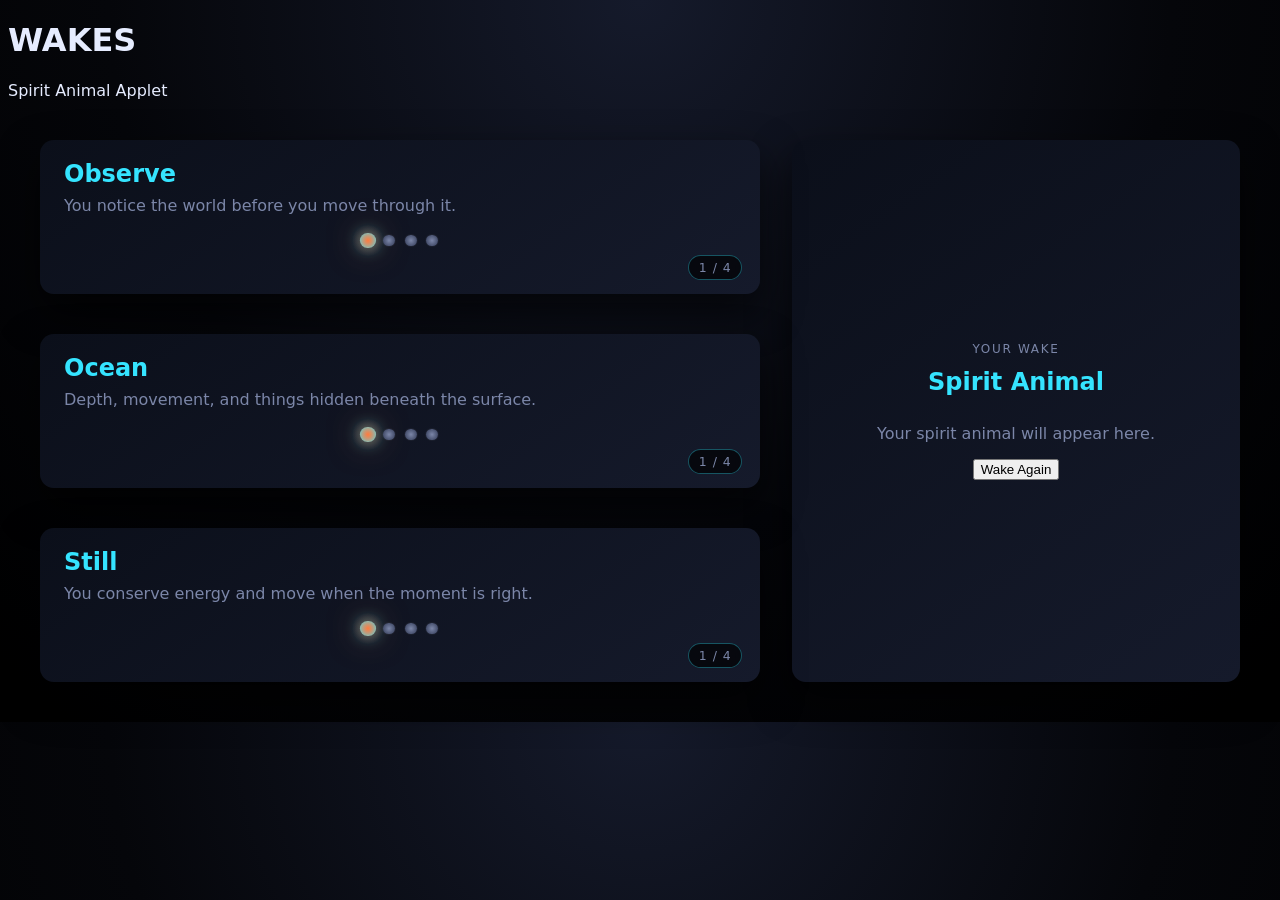
<file: index.html>
<!DOCTYPE html>
<html lang="en">

<head>
  <meta charset="UTF-8">
  <meta name="viewport" content="width=device-width, initial-scale=1.0">

  <title>Wakes | Spirit Animal Applet</title>

  <meta
    name="description"
    content="Wakes — a small interactive spirit animal experience."
  >

  <link rel="stylesheet" href="wakes.css">
</head>


<body>

  <main>

    <header>
      <h1>WAKES</h1>
      <p>Spirit Animal Applet</p>
    </header>


    <!-- ==================================================
         WAKES APPLET LAYOUT
         LEFT: 3 sliders
         RIGHT: Spirit Animal
    =================================================== -->

    <div class="wakes-layout">


      <!-- ================================================
           LEFT COLUMN
      ================================================= -->

      <div class="slider-stack">


        <!-- ==============================================
             SLIDER A — INSTINCT
        =============================================== -->

        <section
          class="slider"
          id="sliderA"
          aria-label="Instinct"
        >

          <div class="slides">

            <article class="slide is-active">
              <h2>Observe</h2>
              <p>
                You notice the world before you move through it.
              </p>
            </article>

            <article class="slide">
              <h2>Protect</h2>
              <p>
                You instinctively guard the people and places that matter.
              </p>
            </article>

            <article class="slide">
              <h2>Explore</h2>
              <p>
                You are drawn toward whatever waits beyond the familiar.
              </p>
            </article>

            <article class="slide">
              <h2>Transform</h2>
              <p>
                You adapt, change, and become something new.
              </p>
            </article>

          </div>


          <div
            class="dots"
            role="tablist"
            aria-label="Choose an instinct"
          >

            <button
              class="dot is-active"
              type="button"
              role="tab"
              aria-label="Observe"
              aria-selected="true">
            </button>

            <button
              class="dot"
              type="button"
              role="tab"
              aria-label="Protect"
              aria-selected="false">
            </button>

            <button
              class="dot"
              type="button"
              role="tab"
              aria-label="Explore"
              aria-selected="false">
            </button>

            <button
              class="dot"
              type="button"
              role="tab"
              aria-label="Transform"
              aria-selected="false">
            </button>

          </div>


          <div class="indicator">
            1 / 4
          </div>

        </section>



        <!-- ==============================================
             SLIDER B — ENVIRONMENT
        =============================================== -->

        <section
          class="slider"
          id="sliderB"
          aria-label="Environment"
        >

          <div class="slides">

            <article class="slide is-active">
              <h2>Ocean</h2>
              <p>
                Depth, movement, and things hidden beneath the surface.
              </p>
            </article>

            <article class="slide">
              <h2>Forest</h2>
              <p>
                Growth, shelter, roots, and quiet observation.
              </p>
            </article>

            <article class="slide">
              <h2>Sky</h2>
              <p>
                Distance, freedom, perspective, and open horizons.
              </p>
            </article>

            <article class="slide">
              <h2>Night</h2>
              <p>
                Stillness, mystery, instinct, and unseen possibilities.
              </p>
            </article>

          </div>


          <div
            class="dots"
            role="tablist"
            aria-label="Choose an environment"
          >

            <button
              class="dot is-active"
              type="button"
              role="tab"
              aria-label="Ocean"
              aria-selected="true">
            </button>

            <button
              class="dot"
              type="button"
              role="tab"
              aria-label="Forest"
              aria-selected="false">
            </button>

            <button
              class="dot"
              type="button"
              role="tab"
              aria-label="Sky"
              aria-selected="false">
            </button>

            <button
              class="dot"
              type="button"
              role="tab"
              aria-label="Night"
              aria-selected="false">
            </button>

          </div>


          <div class="indicator">
            1 / 4
          </div>

        </section>



        <!-- ==============================================
             SLIDER C — ENERGY
        =============================================== -->

        <section
          class="slider"
          id="sliderC"
          aria-label="Energy"
        >

          <div class="slides">

            <article class="slide is-active">
              <h2>Still</h2>
              <p>
                You conserve energy and move when the moment is right.
              </p>
            </article>

            <article class="slide">
              <h2>Curious</h2>
              <p>
                You investigate, experiment, and follow interesting signals.
              </p>
            </article>

            <article class="slide">
              <h2>Fierce</h2>
              <p>
                When something matters, you meet it with your full force.
              </p>
            </article>

            <article class="slide">
              <h2>Fluid</h2>
              <p>
                You change direction naturally as the world changes around you.
              </p>
            </article>

          </div>


          <div
            class="dots"
            role="tablist"
            aria-label="Choose an energy"
          >

            <button
              class="dot is-active"
              type="button"
              role="tab"
              aria-label="Still"
              aria-selected="true">
            </button>

            <button
              class="dot"
              type="button"
              role="tab"
              aria-label="Curious"
              aria-selected="false">
            </button>

            <button
              class="dot"
              type="button"
              role="tab"
              aria-label="Fierce"
              aria-selected="false">
            </button>

            <button
              class="dot"
              type="button"
              role="tab"
              aria-label="Fluid"
              aria-selected="false">
            </button>

          </div>


          <div class="indicator">
            1 / 4
          </div>

        </section>


      </div>
      <!-- END SLIDER STACK -->



      <!-- ================================================
           RIGHT COLUMN — SPIRIT ANIMAL
      ================================================= -->

      <section
        class="result"
        id="spiritResult"
        aria-live="polite"
      >

        <p class="result-eyebrow">
          YOUR WAKE
        </p>

        <h2 id="spiritAnimal">
          Spirit Animal
        </h2>

        <p id="spiritDescription">
          Your spirit animal will appear here.
        </p>

        <button
          id="resetWakes"
          type="button"
        >
          Wake Again
        </button>

      </section>


    </div>
    <!-- END WAKES LAYOUT -->


  </main>


  <script src="wakes.js"></script>

</body>

</html>
</file>
<file: wakes.css>
/* wakes.css */
/* Global vibe */
:root {
  --wake-bg: #05060a;
  --wake-surface: #101320;
  --wake-accent: #ff7b3f;
  --wake-accent-soft: rgba(255, 123, 63, 0.35);
  --wake-cyan: #35e4ff;
  --wake-text: #e6ecff;
  --wake-muted: #7b86a8;
  --wake-radius: 14px;
  --wake-shadow: 0 18px 40px rgba(0, 0, 0, 0.65);
  --wake-transition: 260ms ease-out;
}

body {
  background: radial-gradient(circle at top, #151a2b 0, #05060a 55%, #000000 100%);
  color: var(--wake-text);
  font-family: system-ui, -apple-system, BlinkMacSystemFont, "Segoe UI", sans-serif;
}

/* Slider shell */
.slider {
  position: relative;
  max-width: 720px;
  margin: 2.5rem auto;
  padding: 1.25rem 1.5rem 1.75rem;
  background: linear-gradient(145deg, #0b0f1a, #151a2b);
  border-radius: var(--wake-radius);
  box-shadow: var(--wake-shadow);
  overflow: hidden;
}

/* Slides container */
.slides {
  position: relative;
  isolation: isolate;
}

/* Individual slide */
.slide {
  display: none;
  opacity: 0;
  transform: translateY(10px) scale(0.98);
  pointer-events: none;
  transition:
    opacity var(--wake-transition),
    transform var(--wake-transition),
    filter var(--wake-transition);
  filter: blur(2px);
}

.slide.is-active {
  display: block;
  opacity: 1;
  transform: translateY(0) scale(1);
  pointer-events: auto;
  filter: blur(0);
}

/* Optional content styling inside slides */
.slide h2,
.slide h3 {
  margin: 0 0 0.5rem;
  color: var(--wake-cyan);
}

.slide p {
  margin: 0.25rem 0;
  color: var(--wake-muted);
}

/* Dots navigation */
.dots {
  display: flex;
  justify-content: center;
  gap: 0.6rem;
  margin-top: 1.25rem;
}

.dot {
  width: 11px;
  height: 11px;
  border-radius: 999px;
  border: none;
  background: radial-gradient(circle, var(--wake-muted) 0, #303854 100%);
  box-shadow: 0 0 0 1px rgba(255, 255, 255, 0.04);
  cursor: pointer;
  position: relative;
  transition:
    background var(--wake-transition),
    transform var(--wake-transition),
    box-shadow var(--wake-transition);
}

.dot::after {
  content: "";
  position: absolute;
  inset: -6px;
  border-radius: inherit;
  background: radial-gradient(circle, var(--wake-accent-soft), transparent 70%);
  opacity: 0;
  transition: opacity var(--wake-transition);
}

.dot.is-active {
  background: radial-gradient(circle, var(--wake-accent) 0, var(--wake-cyan) 100%);
  transform: scale(1.35);
  box-shadow:
    0 0 12px rgba(53, 228, 255, 0.7),
    0 0 24px rgba(255, 123, 63, 0.6);
}

.dot.is-active::after {
  opacity: 1;
}

.dot:focus-visible {
  outline: 2px solid var(--wake-cyan);
  outline-offset: 3px;
}

/* Indicator */
.indicator {
  position: absolute;
  bottom: 0.85rem;
  right: 1.1rem;
  padding: 0.25rem 0.6rem;
  font-size: 0.78rem;
  letter-spacing: 0.08em;
  text-transform: uppercase;
  color: var(--wake-muted);
  background: rgba(5, 6, 10, 0.85);
  border-radius: 999px;
  border: 1px solid rgba(53, 228, 255, 0.35);
  backdrop-filter: blur(8px);
}

/* Hover “wake” effect on slider */
.slider::before {
  content: "";
  position: absolute;
  inset: -40%;
  background:
    radial-gradient(circle at 10% 0%, rgba(53, 228, 255, 0.12), transparent 60%),
    radial-gradient(circle at 90% 100%, rgba(255, 123, 63, 0.16), transparent 65%);
  opacity: 0;
  transition: opacity 420ms ease-out;
  pointer-events: none;
}

/* Compact applet layout */
.slides {
  min-height: 0;
}

.slide {
  min-height: 0;
}

.slider {
  padding: 1.25rem 1.5rem 3rem;
}

.slider:hover::before {
  opacity: 1;
}

/* =========================================
   WAKES — 3 SLIDERS + SPIRIT ANIMAL LAYOUT
========================================= */

.wakes-layout {
  width: min(1200px, calc(100% - 2rem));
  margin: 2.5rem auto;

  display: grid;
  grid-template-columns: minmax(0, 720px) minmax(280px, 1fr);
  gap: 2rem;

  align-items: stretch;
}


/* LEFT COLUMN */

.slider-stack {
  display: flex;
  flex-direction: column;
  gap: 2.5rem;
}

.slider-stack .slider {
  width: 100%;
  max-width: none;
  margin: 0;
  box-sizing: border-box;
}


/* RIGHT COLUMN — SPIRIT ANIMAL */

.result {
  box-sizing: border-box;
  padding: 1.5rem;

  background: linear-gradient(145deg, #0b0f1a, #151a2b);
  border-radius: var(--wake-radius);
  box-shadow: var(--wake-shadow);

  display: flex;
  flex-direction: column;
  align-items: center;
  justify-content: center;

  text-align: center;
  overflow: hidden;
}

.result-eyebrow {
  margin: 0 0 0.75rem;

  color: var(--wake-accent);
  font-size: 0.75rem;
  letter-spacing: 0.14em;
  text-transform: uppercase;
}

.result h2 {
  margin: 0 0 0.75rem;
  color: var(--wake-cyan);
}

.result p {
  color: var(--wake-muted);
}


/* MOBILE — STACK EVERYTHING */

@media (max-width: 850px) {

  .wakes-layout {
    grid-template-columns: 1fr;
  }

  .result {
    min-height: 400px;
  }
}
</file>
